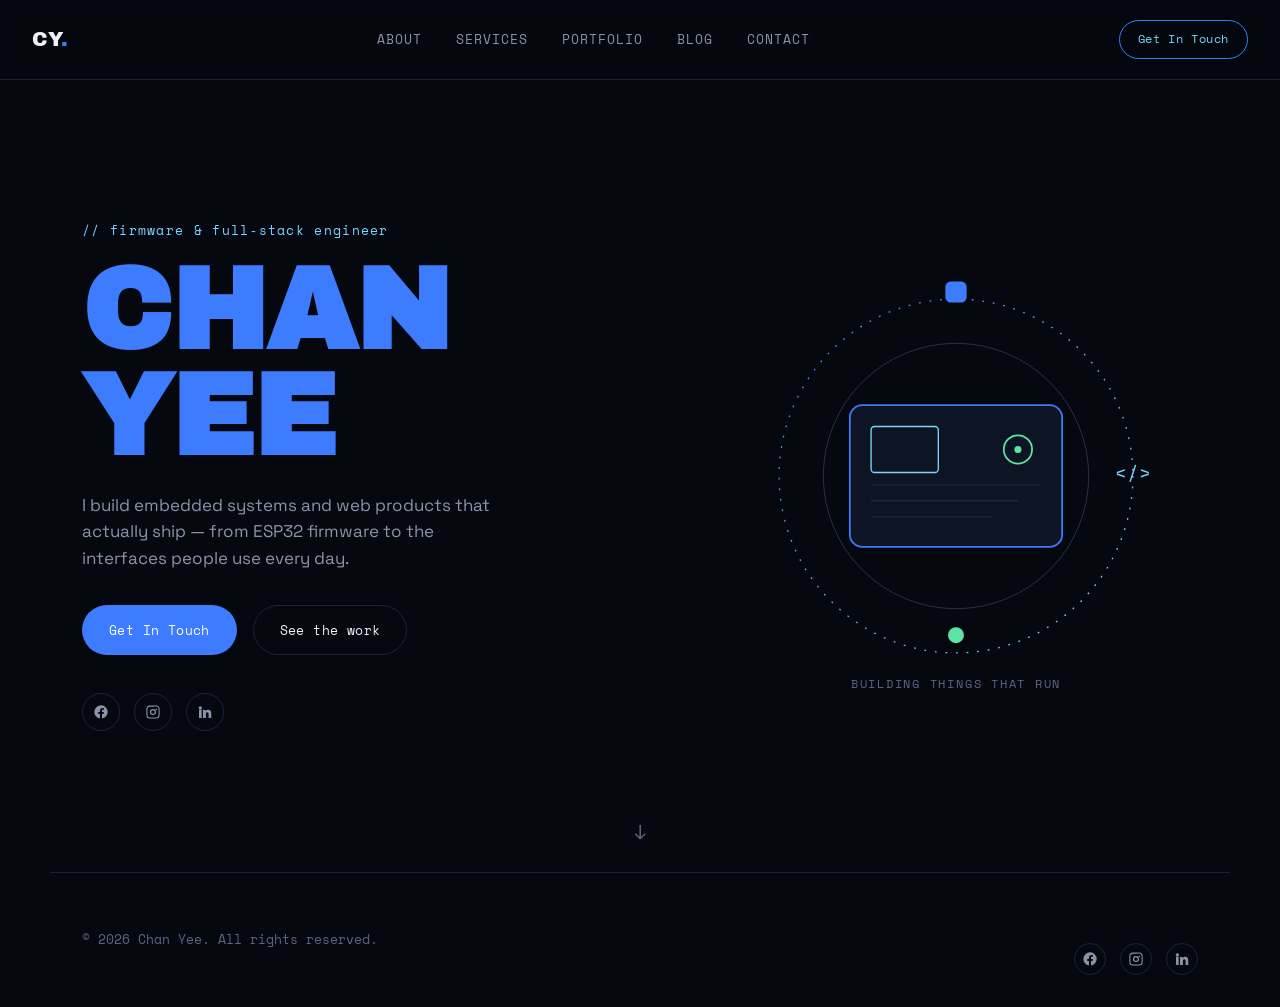
<file: index.html>
<!DOCTYPE html>
<html lang="en">
<head>
<meta charset="UTF-8">
<meta name="viewport" content="width=device-width, initial-scale=1.0">
<title>Chan Yee — Home</title>
<link rel="preconnect" href="https://fonts.googleapis.com">
<link href="https://fonts.googleapis.com/css2?family=Space+Grotesk:wght@400;500;700&family=Archivo+Black&family=Space+Mono:wght@400;700&display=swap" rel="stylesheet">
<link rel="stylesheet" href="style.css">
</head>
<body>

<header class="nav" id="nav">
  <a href="index.html" class="nav-logo">CY<span>.</span></a>
  <nav class="nav-links" id="navLinks">
    <a href="about.html" data-nav="about">About</a>
    <a href="services.html" data-nav="services">Services</a>
    <a href="portfolio.html" data-nav="portfolio">Portfolio</a>
    <a href="blog.html" data-nav="blog">Blog</a>
    <a href="contact.html" data-nav="contact">Contact</a>
  </nav>
  <a href="contact.html" class="nav-cta">Get In Touch</a>
  <button class="nav-toggle" id="navToggle" aria-label="Toggle menu" aria-expanded="false">
    <span></span><span></span><span></span>
  </button>
</header>

<main>
<section class="section hero">
  <div class="hero-inner">
    <div class="hero-copy">
      <p class="eyebrow">// firmware &amp; full‑stack engineer</p>
      <h1 class="display">CHAN<br>YEE</h1>
      <p class="hero-sub">I build embedded systems and web products that actually ship — from ESP32 firmware to the interfaces people use every day.</p>
      <div class="hero-actions">
        <a href="contact.html" class="btn btn-primary">Get In Touch</a>
        <a href="portfolio.html" class="btn btn-ghost">See the work</a>
      </div>
      <ul class="social-row" aria-label="Social links">
        <li><a href="#" aria-label="Facebook" class="social-icon">
          <svg viewBox="0 0 24 24"><path d="M22 12a10 10 0 1 0-11.6 9.9v-7H7.9V12h2.5V9.8c0-2.5 1.5-3.9 3.8-3.9 1.1 0 2.2.2 2.2.2v2.4h-1.3c-1.2 0-1.6.8-1.6 1.6V12h2.8l-.4 2.9h-2.4v7A10 10 0 0 0 22 12z"/></svg>
        </a></li>
        <li><a href="#" aria-label="Instagram" class="social-icon">
          <svg viewBox="0 0 24 24"><path d="M12 2.2c3.2 0 3.6 0 4.9.07 3.3.15 4.8 1.7 5 5C21.98 8.5 22 8.9 22 12s0 3.5-.07 4.8c-.15 3.3-1.7 4.8-5 5-1.3.06-1.7.07-4.9.07s-3.6 0-4.9-.07c-3.3-.15-4.8-1.7-5-5C2.02 15.5 2 15.1 2 12s0-3.5.07-4.8c.15-3.3 1.7-4.85 5-5C8.4 2.2 8.8 2.2 12 2.2zm0 1.8c-3.13 0-3.5 0-4.75.07-2.4.1-3.5 1.22-3.6 3.6C3.6 8.7 3.6 9.05 3.6 12s0 3.3.06 4.55c.1 2.4 1.2 3.5 3.6 3.6 1.25.06 1.6.07 4.75.07s3.5 0 4.75-.07c2.4-.1 3.5-1.22 3.6-3.6.06-1.25.07-1.6.07-4.55s0-3.3-.07-4.55c-.1-2.4-1.2-3.5-3.6-3.6C15.5 4 15.13 4 12 4zm0 3.4a4.6 4.6 0 1 1 0 9.2 4.6 4.6 0 0 1 0-9.2zm0 1.8a2.8 2.8 0 1 0 0 5.6 2.8 2.8 0 0 0 0-5.6zm4.9-2a1.08 1.08 0 1 1 0 2.15 1.08 1.08 0 0 1 0-2.15z"/></svg>
        </a></li>
        <li><a href="#" aria-label="LinkedIn" class="social-icon">
          <svg viewBox="0 0 24 24"><path d="M4.98 3.5a2.5 2.5 0 1 1 0 5 2.5 2.5 0 0 1 0-5zM3 9h4v12H3zM9 9h3.8v1.7h.05c.53-1 1.83-2.05 3.77-2.05 4 0 4.75 2.63 4.75 6.05V21h-4v-5.6c0-1.34-.02-3.06-1.87-3.06-1.87 0-2.15 1.46-2.15 2.96V21H9z"/></svg>
        </a></li>
      </ul>
    </div>
    <div class="hero-art" aria-hidden="true">
      <svg class="signature-svg" viewBox="0 0 520 520">
        <defs>
          <linearGradient id="ringGrad" x1="0" y1="0" x2="1" y2="1">
            <stop offset="0" stop-color="#3d7bff"/>
            <stop offset="1" stop-color="#7fd4ff"/>
          </linearGradient>
        </defs>
        <circle cx="260" cy="260" r="200" fill="none" stroke="url(#ringGrad)" stroke-width="1.5" stroke-dasharray="2 10" class="ring ring-1"/>
        <circle cx="260" cy="260" r="150" fill="none" stroke="#2a3550" stroke-width="1" class="ring ring-2"/>
        <g class="orbit orbit-a">
          <rect x="248" y="40" width="24" height="24" rx="6" fill="#3d7bff"/>
        </g>
        <g class="orbit orbit-b">
          <text x="440" y="264" font-family="Space Mono, monospace" font-size="22" fill="#7fd4ff">&lt;/&gt;</text>
        </g>
        <g class="orbit orbit-c">
          <circle cx="260" cy="440" r="9" fill="#5ce6a3"/>
        </g>
        <rect x="140" y="180" width="240" height="160" rx="14" fill="#0d1424" stroke="#3d7bff" stroke-width="2"/>
        <rect x="164" y="204" width="76" height="52" rx="4" fill="none" stroke="#7fd4ff" stroke-width="1.5"/>
        <line x1="164" y1="270" x2="356" y2="270" stroke="#1c2740" stroke-width="1.5"/>
        <line x1="164" y1="288" x2="330" y2="288" stroke="#1c2740" stroke-width="1.5"/>
        <line x1="164" y1="306" x2="300" y2="306" stroke="#1c2740" stroke-width="1.5"/>
        <circle cx="330" cy="230" r="16" fill="none" stroke="#5ce6a3" stroke-width="2" class="pulse-dot"/>
        <circle cx="330" cy="230" r="4" fill="#5ce6a3"/>
        <text x="260" y="500" text-anchor="middle" font-family="Space Mono, monospace" font-size="13" fill="#5b6685" letter-spacing="2">BUILDING&#160;THINGS&#160;THAT&#160;RUN</text>
      </svg>
    </div>
  </div>
  <a href="about.html" class="scroll-cue" aria-label="Go to About">↓</a>
</section>
</main>

<footer class="footer">
  <p>© <span id="year"></span> Chan Yee. All rights reserved.</p>
  <ul class="social-row">
    <li><a href="#" aria-label="Facebook" class="social-icon sm">
      <svg viewBox="0 0 24 24"><path d="M22 12a10 10 0 1 0-11.6 9.9v-7H7.9V12h2.5V9.8c0-2.5 1.5-3.9 3.8-3.9 1.1 0 2.2.2 2.2.2v2.4h-1.3c-1.2 0-1.6.8-1.6 1.6V12h2.8l-.4 2.9h-2.4v7A10 10 0 0 0 22 12z"/></svg>
    </a></li>
    <li><a href="#" aria-label="Instagram" class="social-icon sm">
      <svg viewBox="0 0 24 24"><path d="M12 2.2c3.2 0 3.6 0 4.9.07 3.3.15 4.8 1.7 5 5C21.98 8.5 22 8.9 22 12s0 3.5-.07 4.8c-.15 3.3-1.7 4.8-5 5-1.3.06-1.7.07-4.9.07s-3.6 0-4.9-.07c-3.3-.15-4.8-1.7-5-5C2.02 15.5 2 15.1 2 12s0-3.5.07-4.8c.15-3.3 1.7-4.85 5-5C8.4 2.2 8.8 2.2 12 2.2zm0 1.8c-3.13 0-3.5 0-4.75.07-2.4.1-3.5 1.22-3.6 3.6C3.6 8.7 3.6 9.05 3.6 12s0 3.3.06 4.55c.1 2.4 1.2 3.5 3.6 3.6 1.25.06 1.6.07 4.75.07s3.5 0 4.75-.07c2.4-.1 3.5-1.22 3.6-3.6.06-1.25.07-1.6.07-4.55s0-3.3-.07-4.55c-.1-2.4-1.2-3.5-3.6-3.6C15.5 4 15.13 4 12 4zm0 3.4a4.6 4.6 0 1 1 0 9.2 4.6 4.6 0 0 1 0-9.2zm0 1.8a2.8 2.8 0 1 0 0 5.6 2.8 2.8 0 0 0 0-5.6zm4.9-2a1.08 1.08 0 1 1 0 2.15 1.08 1.08 0 0 1 0-2.15z"/></svg>
    </a></li>
    <li><a href="#" aria-label="LinkedIn" class="social-icon sm">
      <svg viewBox="0 0 24 24"><path d="M4.98 3.5a2.5 2.5 0 1 1 0 5 2.5 2.5 0 0 1 0-5zM3 9h4v12H3zM9 9h3.8v1.7h.05c.53-1 1.83-2.05 3.77-2.05 4 0 4.75 2.63 4.75 6.05V21h-4v-5.6c0-1.34-.02-3.06-1.87-3.06-1.87 0-2.15 1.46-2.15 2.96V21H9z"/></svg>
    </a></li>
  </ul>
</footer>

<script src="script.js"></script>
</body>
</html>
</file>
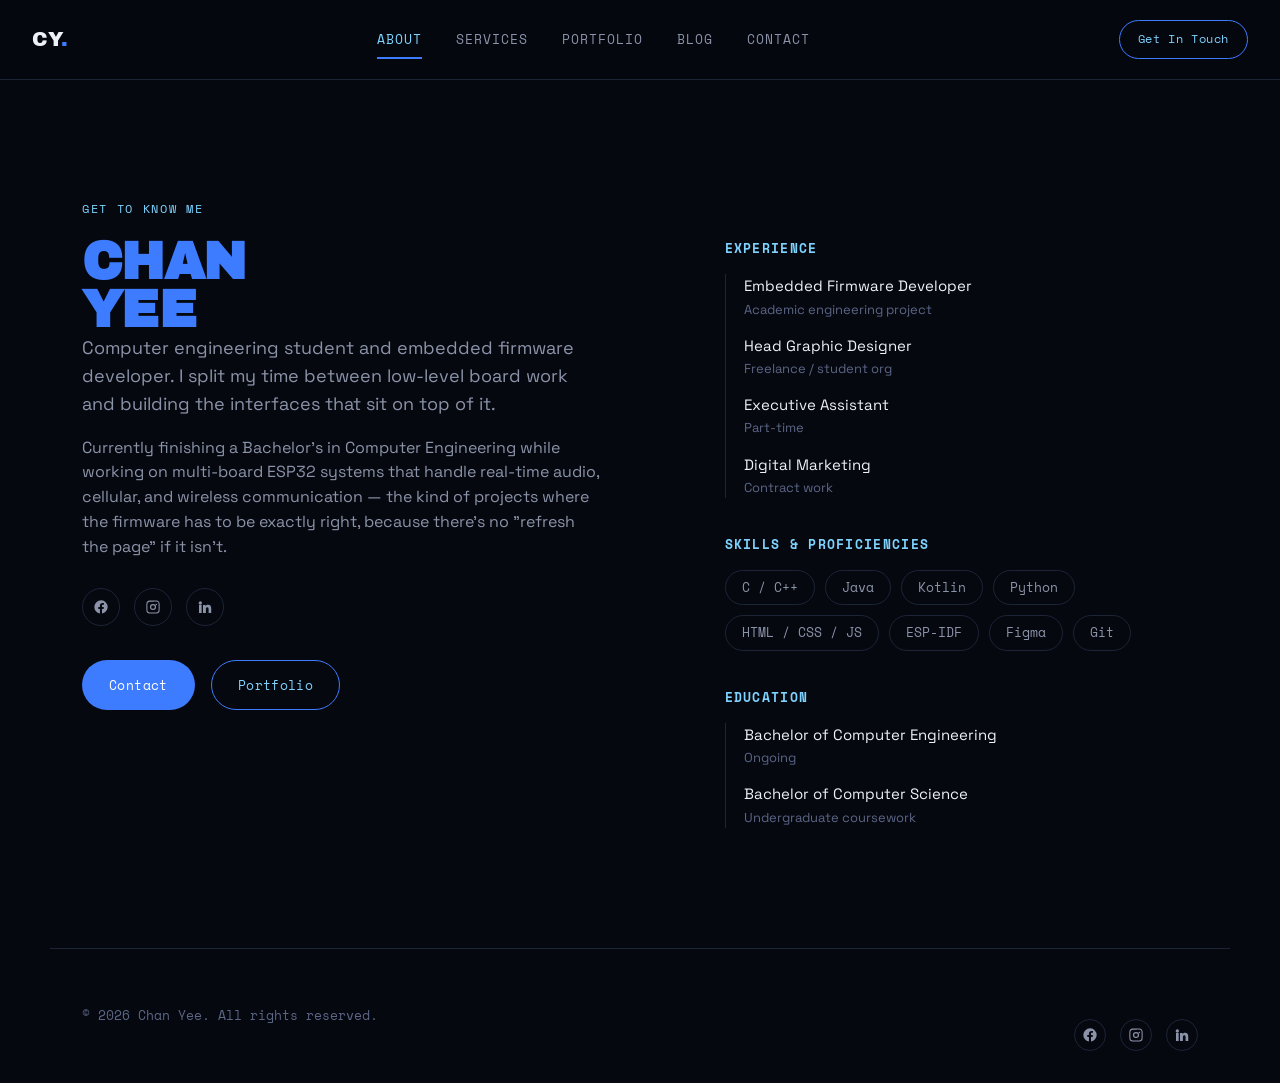
<file: about.html>
<!DOCTYPE html>
<html lang="en">
<head>
<meta charset="UTF-8">
<meta name="viewport" content="width=device-width, initial-scale=1.0">
<title>Chan Yee — About</title>
<link rel="preconnect" href="https://fonts.googleapis.com">
<link href="https://fonts.googleapis.com/css2?family=Space+Grotesk:wght@400;500;700&family=Archivo+Black&family=Space+Mono:wght@400;700&display=swap" rel="stylesheet">
<link rel="stylesheet" href="style.css">
</head>
<body>

<header class="nav" id="nav">
  <a href="index.html" class="nav-logo">CY<span>.</span></a>
  <nav class="nav-links" id="navLinks">
    <a href="about.html" data-nav="about">About</a>
    <a href="services.html" data-nav="services">Services</a>
    <a href="portfolio.html" data-nav="portfolio">Portfolio</a>
    <a href="blog.html" data-nav="blog">Blog</a>
    <a href="contact.html" data-nav="contact">Contact</a>
  </nav>
  <a href="contact.html" class="nav-cta">Get In Touch</a>
  <button class="nav-toggle" id="navToggle" aria-label="Toggle menu" aria-expanded="false">
    <span></span><span></span><span></span>
  </button>
</header>

<main>
<section class="section about">
  <p class="section-eyebrow">Get to know me</p>
  <div class="about-grid">
    <div class="about-main">
      <h2 class="display display-sm">CHAN<br>YEE</h2>
      <p class="lede">Computer engineering student and embedded firmware developer. I split my time between low-level board work and building the interfaces that sit on top of it.</p>
      <p class="body-text">Currently finishing a Bachelor's in Computer Engineering while working on multi-board ESP32 systems that handle real-time audio, cellular, and wireless communication — the kind of projects where the firmware has to be exactly right, because there's no "refresh the page" if it isn't.</p>
      <ul class="social-row" aria-label="Social links" style="margin-top:28px;">
        <li><a href="#" aria-label="Facebook" class="social-icon">
          <svg viewBox="0 0 24 24"><path d="M22 12a10 10 0 1 0-11.6 9.9v-7H7.9V12h2.5V9.8c0-2.5 1.5-3.9 3.8-3.9 1.1 0 2.2.2 2.2.2v2.4h-1.3c-1.2 0-1.6.8-1.6 1.6V12h2.8l-.4 2.9h-2.4v7A10 10 0 0 0 22 12z"/></svg>
        </a></li>
        <li><a href="#" aria-label="Instagram" class="social-icon">
          <svg viewBox="0 0 24 24"><path d="M12 2.2c3.2 0 3.6 0 4.9.07 3.3.15 4.8 1.7 5 5C21.98 8.5 22 8.9 22 12s0 3.5-.07 4.8c-.15 3.3-1.7 4.8-5 5-1.3.06-1.7.07-4.9.07s-3.6 0-4.9-.07c-3.3-.15-4.8-1.7-5-5C2.02 15.5 2 15.1 2 12s0-3.5.07-4.8c.15-3.3 1.7-4.85 5-5C8.4 2.2 8.8 2.2 12 2.2zm0 1.8c-3.13 0-3.5 0-4.75.07-2.4.1-3.5 1.22-3.6 3.6C3.6 8.7 3.6 9.05 3.6 12s0 3.3.06 4.55c.1 2.4 1.2 3.5 3.6 3.6 1.25.06 1.6.07 4.75.07s3.5 0 4.75-.07c2.4-.1 3.5-1.22 3.6-3.6.06-1.25.07-1.6.07-4.55s0-3.3-.07-4.55c-.1-2.4-1.2-3.5-3.6-3.6C15.5 4 15.13 4 12 4zm0 3.4a4.6 4.6 0 1 1 0 9.2 4.6 4.6 0 0 1 0-9.2zm0 1.8a2.8 2.8 0 1 0 0 5.6 2.8 2.8 0 0 0 0-5.6zm4.9-2a1.08 1.08 0 1 1 0 2.15 1.08 1.08 0 0 1 0-2.15z"/></svg>
        </a></li>
        <li><a href="#" aria-label="LinkedIn" class="social-icon">
          <svg viewBox="0 0 24 24"><path d="M4.98 3.5a2.5 2.5 0 1 1 0 5 2.5 2.5 0 0 1 0-5zM3 9h4v12H3zM9 9h3.8v1.7h.05c.53-1 1.83-2.05 3.77-2.05 4 0 4.75 2.63 4.75 6.05V21h-4v-5.6c0-1.34-.02-3.06-1.87-3.06-1.87 0-2.15 1.46-2.15 2.96V21H9z"/></svg>
        </a></li>
      </ul>
      <div class="about-actions">
        <a href="contact.html" class="btn btn-primary">Contact</a>
        <a href="portfolio.html" class="btn btn-outline">Portfolio</a>
      </div>
    </div>
    <div class="about-side">
      <div class="side-block">
        <h3>Experience</h3>
        <ul class="rail-list">
          <li>Embedded Firmware Developer <span>Academic engineering project</span></li>
          <li>Head Graphic Designer <span>Freelance / student org</span></li>
          <li>Executive Assistant <span>Part-time</span></li>
          <li>Digital Marketing <span>Contract work</span></li>
        </ul>
      </div>
      <div class="side-block">
        <h3>Skills &amp; Proficiencies</h3>
        <ul class="chip-list">
          <li>C / C++</li><li>Java</li><li>Kotlin</li><li>Python</li>
          <li>HTML / CSS / JS</li><li>ESP-IDF</li><li>Figma</li><li>Git</li>
        </ul>
      </div>
      <div class="side-block">
        <h3>Education</h3>
        <ul class="rail-list">
          <li>Bachelor of Computer Engineering <span>Ongoing</span></li>
          <li>Bachelor of Computer Science <span>Undergraduate coursework</span></li>
        </ul>
      </div>
    </div>
  </div>
</section>
</main>

<footer class="footer">
  <p>© <span id="year"></span> Chan Yee. All rights reserved.</p>
  <ul class="social-row">
    <li><a href="#" aria-label="Facebook" class="social-icon sm">
      <svg viewBox="0 0 24 24"><path d="M22 12a10 10 0 1 0-11.6 9.9v-7H7.9V12h2.5V9.8c0-2.5 1.5-3.9 3.8-3.9 1.1 0 2.2.2 2.2.2v2.4h-1.3c-1.2 0-1.6.8-1.6 1.6V12h2.8l-.4 2.9h-2.4v7A10 10 0 0 0 22 12z"/></svg>
    </a></li>
    <li><a href="#" aria-label="Instagram" class="social-icon sm">
      <svg viewBox="0 0 24 24"><path d="M12 2.2c3.2 0 3.6 0 4.9.07 3.3.15 4.8 1.7 5 5C21.98 8.5 22 8.9 22 12s0 3.5-.07 4.8c-.15 3.3-1.7 4.8-5 5-1.3.06-1.7.07-4.9.07s-3.6 0-4.9-.07c-3.3-.15-4.8-1.7-5-5C2.02 15.5 2 15.1 2 12s0-3.5.07-4.8c.15-3.3 1.7-4.85 5-5C8.4 2.2 8.8 2.2 12 2.2zm0 1.8c-3.13 0-3.5 0-4.75.07-2.4.1-3.5 1.22-3.6 3.6C3.6 8.7 3.6 9.05 3.6 12s0 3.3.06 4.55c.1 2.4 1.2 3.5 3.6 3.6 1.25.06 1.6.07 4.75.07s3.5 0 4.75-.07c2.4-.1 3.5-1.22 3.6-3.6.06-1.25.07-1.6.07-4.55s0-3.3-.07-4.55c-.1-2.4-1.2-3.5-3.6-3.6C15.5 4 15.13 4 12 4zm0 3.4a4.6 4.6 0 1 1 0 9.2 4.6 4.6 0 0 1 0-9.2zm0 1.8a2.8 2.8 0 1 0 0 5.6 2.8 2.8 0 0 0 0-5.6zm4.9-2a1.08 1.08 0 1 1 0 2.15 1.08 1.08 0 0 1 0-2.15z"/></svg>
    </a></li>
    <li><a href="#" aria-label="LinkedIn" class="social-icon sm">
      <svg viewBox="0 0 24 24"><path d="M4.98 3.5a2.5 2.5 0 1 1 0 5 2.5 2.5 0 0 1 0-5zM3 9h4v12H3zM9 9h3.8v1.7h.05c.53-1 1.83-2.05 3.77-2.05 4 0 4.75 2.63 4.75 6.05V21h-4v-5.6c0-1.34-.02-3.06-1.87-3.06-1.87 0-2.15 1.46-2.15 2.96V21H9z"/></svg>
    </a></li>
  </ul>
</footer>

<script src="script.js"></script>
</body>
</html>
</file>
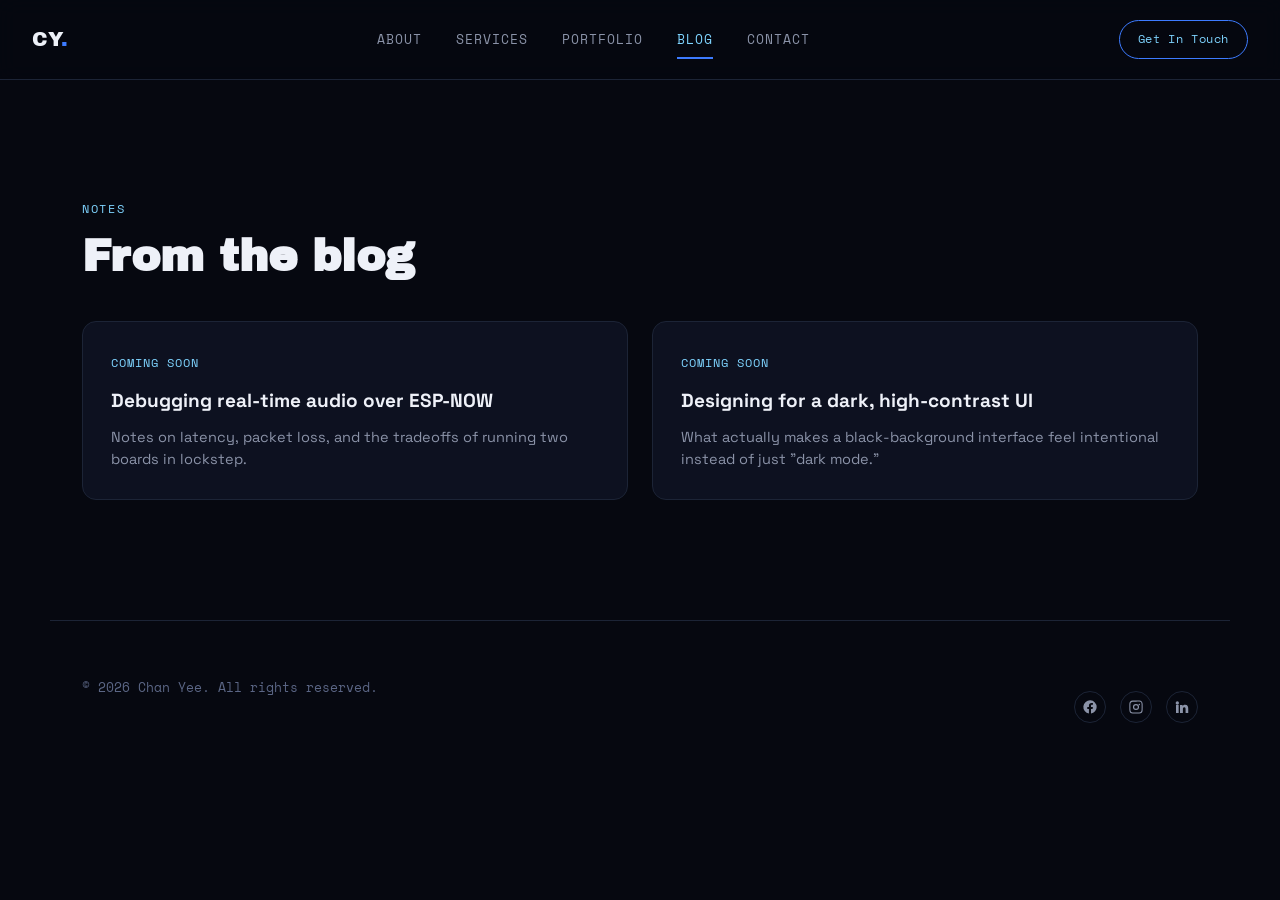
<file: blog.html>
<!DOCTYPE html>
<html lang="en">
<head>
<meta charset="UTF-8">
<meta name="viewport" content="width=device-width, initial-scale=1.0">
<title>Chan Yee — Blog</title>
<link rel="preconnect" href="https://fonts.googleapis.com">
<link href="https://fonts.googleapis.com/css2?family=Space+Grotesk:wght@400;500;700&family=Archivo+Black&family=Space+Mono:wght@400;700&display=swap" rel="stylesheet">
<link rel="stylesheet" href="style.css">
</head>
<body>

<header class="nav" id="nav">
  <a href="index.html" class="nav-logo">CY<span>.</span></a>
  <nav class="nav-links" id="navLinks">
    <a href="about.html" data-nav="about">About</a>
    <a href="services.html" data-nav="services">Services</a>
    <a href="portfolio.html" data-nav="portfolio">Portfolio</a>
    <a href="blog.html" data-nav="blog">Blog</a>
    <a href="contact.html" data-nav="contact">Contact</a>
  </nav>
  <a href="contact.html" class="nav-cta">Get In Touch</a>
  <button class="nav-toggle" id="navToggle" aria-label="Toggle menu" aria-expanded="false">
    <span></span><span></span><span></span>
  </button>
</header>

<main>
<section class="section blog">
  <p class="section-eyebrow">Notes</p>
  <h2 class="section-title">From the blog</h2>
  <div class="blog-grid">
    <article class="blog-card">
      <span class="blog-date">Coming soon</span>
      <h3>Debugging real-time audio over ESP-NOW</h3>
      <p>Notes on latency, packet loss, and the tradeoffs of running two boards in lockstep.</p>
    </article>
    <article class="blog-card">
      <span class="blog-date">Coming soon</span>
      <h3>Designing for a dark, high-contrast UI</h3>
      <p>What actually makes a black-background interface feel intentional instead of just "dark mode."</p>
    </article>
  </div>
</section>
</main>

<footer class="footer">
  <p>© <span id="year"></span> Chan Yee. All rights reserved.</p>
  <ul class="social-row">
    <li><a href="#" aria-label="Facebook" class="social-icon sm">
      <svg viewBox="0 0 24 24"><path d="M22 12a10 10 0 1 0-11.6 9.9v-7H7.9V12h2.5V9.8c0-2.5 1.5-3.9 3.8-3.9 1.1 0 2.2.2 2.2.2v2.4h-1.3c-1.2 0-1.6.8-1.6 1.6V12h2.8l-.4 2.9h-2.4v7A10 10 0 0 0 22 12z"/></svg>
    </a></li>
    <li><a href="#" aria-label="Instagram" class="social-icon sm">
      <svg viewBox="0 0 24 24"><path d="M12 2.2c3.2 0 3.6 0 4.9.07 3.3.15 4.8 1.7 5 5C21.98 8.5 22 8.9 22 12s0 3.5-.07 4.8c-.15 3.3-1.7 4.8-5 5-1.3.06-1.7.07-4.9.07s-3.6 0-4.9-.07c-3.3-.15-4.8-1.7-5-5C2.02 15.5 2 15.1 2 12s0-3.5.07-4.8c.15-3.3 1.7-4.85 5-5C8.4 2.2 8.8 2.2 12 2.2zm0 1.8c-3.13 0-3.5 0-4.75.07-2.4.1-3.5 1.22-3.6 3.6C3.6 8.7 3.6 9.05 3.6 12s0 3.3.06 4.55c.1 2.4 1.2 3.5 3.6 3.6 1.25.06 1.6.07 4.75.07s3.5 0 4.75-.07c2.4-.1 3.5-1.22 3.6-3.6.06-1.25.07-1.6.07-4.55s0-3.3-.07-4.55c-.1-2.4-1.2-3.5-3.6-3.6C15.5 4 15.13 4 12 4zm0 3.4a4.6 4.6 0 1 1 0 9.2 4.6 4.6 0 0 1 0-9.2zm0 1.8a2.8 2.8 0 1 0 0 5.6 2.8 2.8 0 0 0 0-5.6zm4.9-2a1.08 1.08 0 1 1 0 2.15 1.08 1.08 0 0 1 0-2.15z"/></svg>
    </a></li>
    <li><a href="#" aria-label="LinkedIn" class="social-icon sm">
      <svg viewBox="0 0 24 24"><path d="M4.98 3.5a2.5 2.5 0 1 1 0 5 2.5 2.5 0 0 1 0-5zM3 9h4v12H3zM9 9h3.8v1.7h.05c.53-1 1.83-2.05 3.77-2.05 4 0 4.75 2.63 4.75 6.05V21h-4v-5.6c0-1.34-.02-3.06-1.87-3.06-1.87 0-2.15 1.46-2.15 2.96V21H9z"/></svg>
    </a></li>
  </ul>
</footer>

<script src="script.js"></script>
</body>
</html>
</file>
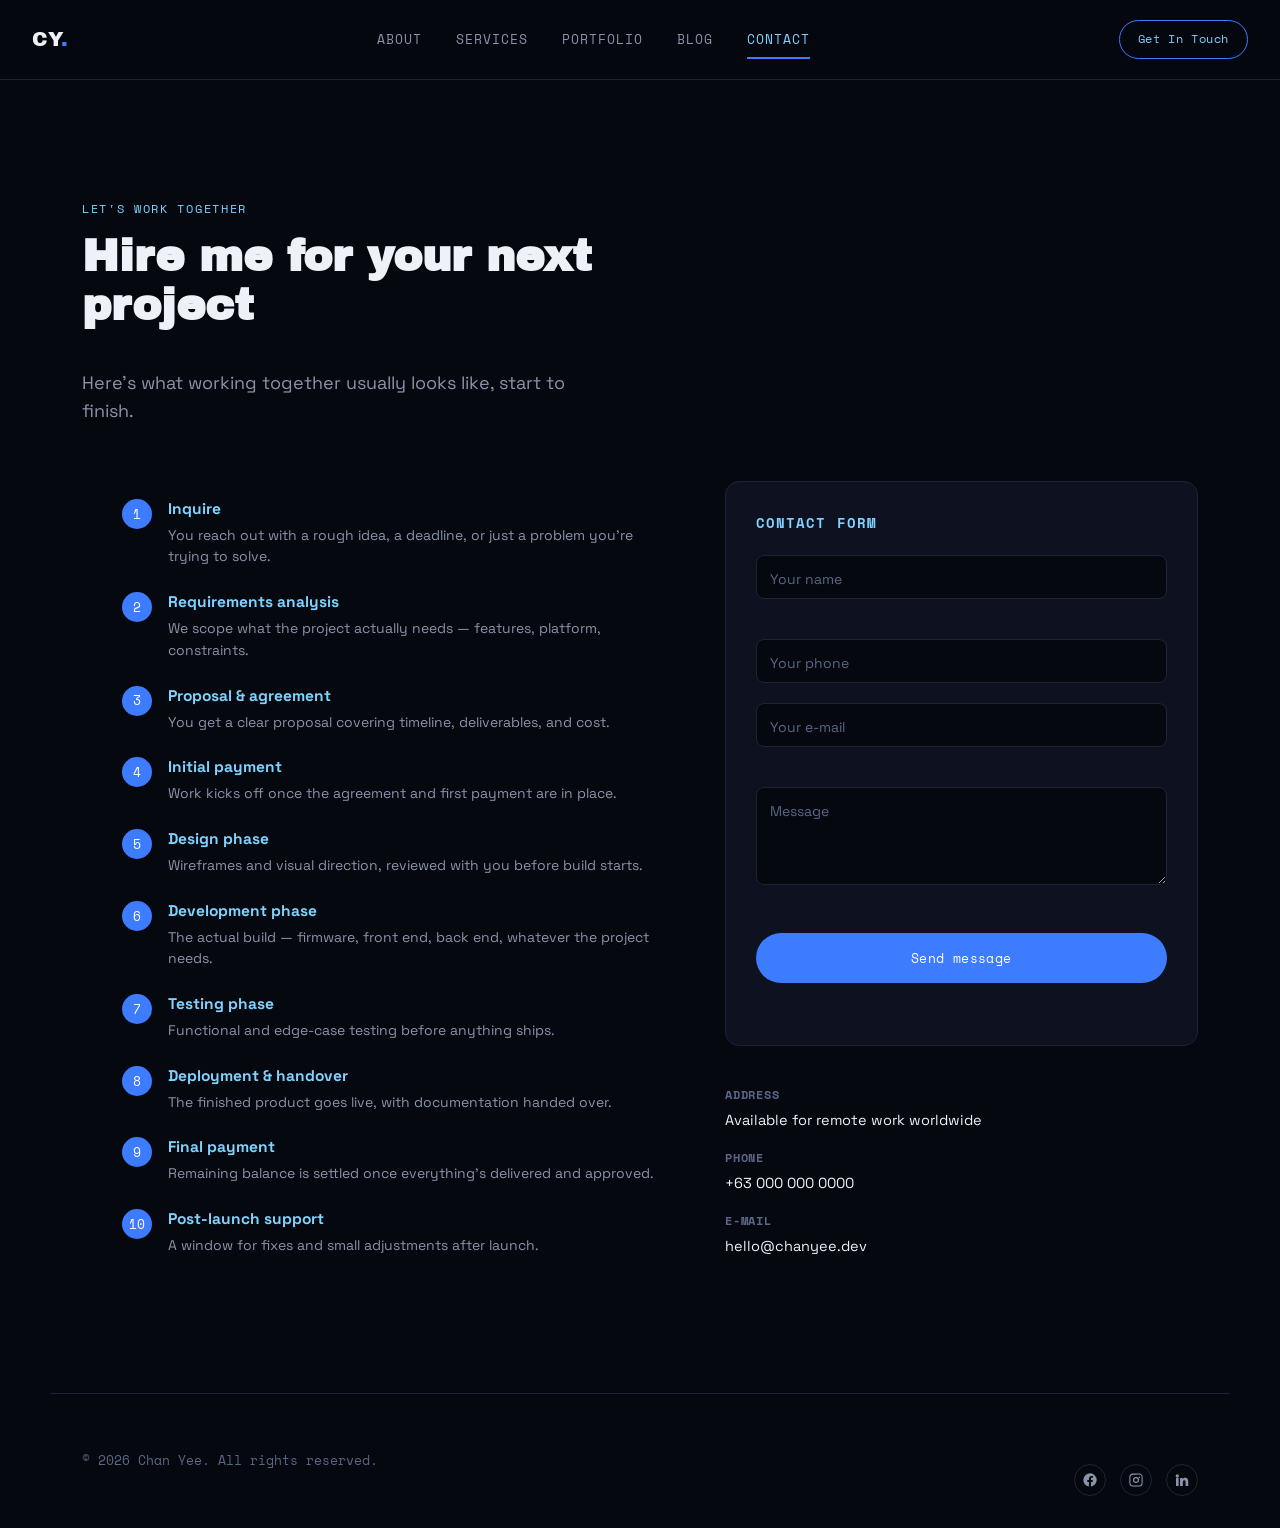
<file: contact.html>
<!DOCTYPE html>
<html lang="en">
<head>
<meta charset="UTF-8">
<meta name="viewport" content="width=device-width, initial-scale=1.0">
<title>Chan Yee — Contact</title>
<link rel="preconnect" href="https://fonts.googleapis.com">
<link href="https://fonts.googleapis.com/css2?family=Space+Grotesk:wght@400;500;700&family=Archivo+Black&family=Space+Mono:wght@400;700&display=swap" rel="stylesheet">
<link rel="stylesheet" href="style.css">
</head>
<body>

<header class="nav" id="nav">
  <a href="index.html" class="nav-logo">CY<span>.</span></a>
  <nav class="nav-links" id="navLinks">
    <a href="about.html" data-nav="about">About</a>
    <a href="services.html" data-nav="services">Services</a>
    <a href="portfolio.html" data-nav="portfolio">Portfolio</a>
    <a href="blog.html" data-nav="blog">Blog</a>
    <a href="contact.html" data-nav="contact">Contact</a>
  </nav>
  <a href="contact.html" class="nav-cta">Get In Touch</a>
  <button class="nav-toggle" id="navToggle" aria-label="Toggle menu" aria-expanded="false">
    <span></span><span></span><span></span>
  </button>
</header>

<main>
<section class="section contact">
  <p class="section-eyebrow">Let's work together</p>
  <h2 class="section-title">Hire me for your next project</h2>
  <p class="lede contact-lede">Here's what working together usually looks like, start to finish.</p>

  <div class="contact-grid">
    <ol class="process-list">
      <li><span class="step-num">1</span><div><h4>Inquire</h4><p>You reach out with a rough idea, a deadline, or just a problem you're trying to solve.</p></div></li>
      <li><span class="step-num">2</span><div><h4>Requirements analysis</h4><p>We scope what the project actually needs — features, platform, constraints.</p></div></li>
      <li><span class="step-num">3</span><div><h4>Proposal &amp; agreement</h4><p>You get a clear proposal covering timeline, deliverables, and cost.</p></div></li>
      <li><span class="step-num">4</span><div><h4>Initial payment</h4><p>Work kicks off once the agreement and first payment are in place.</p></div></li>
      <li><span class="step-num">5</span><div><h4>Design phase</h4><p>Wireframes and visual direction, reviewed with you before build starts.</p></div></li>
      <li><span class="step-num">6</span><div><h4>Development phase</h4><p>The actual build — firmware, front end, back end, whatever the project needs.</p></div></li>
      <li><span class="step-num">7</span><div><h4>Testing phase</h4><p>Functional and edge-case testing before anything ships.</p></div></li>
      <li><span class="step-num">8</span><div><h4>Deployment &amp; handover</h4><p>The finished product goes live, with documentation handed over.</p></div></li>
      <li><span class="step-num">9</span><div><h4>Final payment</h4><p>Remaining balance is settled once everything's delivered and approved.</p></div></li>
      <li><span class="step-num">10</span><div><h4>Post-launch support</h4><p>A window for fixes and small adjustments after launch.</p></div></li>
    </ol>

    <div class="contact-side">
      <form class="contact-form" id="contactForm" novalidate>
        <h3>Contact form</h3>
        <div class="field">
          <input type="text" id="cf-name" name="name" placeholder=" " required>
          <label for="cf-name">Your name</label>
          <span class="field-error" data-error-for="cf-name"></span>
        </div>
        <div class="field">
          <input type="tel" id="cf-phone" name="phone" placeholder=" ">
          <label for="cf-phone">Your phone</label>
        </div>
        <div class="field">
          <input type="email" id="cf-email" name="email" placeholder=" " required>
          <label for="cf-email">Your e-mail</label>
          <span class="field-error" data-error-for="cf-email"></span>
        </div>
        <div class="field">
          <textarea id="cf-message" name="message" rows="4" placeholder=" " required></textarea>
          <label for="cf-message">Message</label>
          <span class="field-error" data-error-for="cf-message"></span>
        </div>
        <button type="submit" class="btn btn-primary btn-block">Send message</button>
        <p class="form-status" id="formStatus" role="status" aria-live="polite"></p>
      </form>

      <div class="contact-info">
        <div><h4>Address</h4><p>Available for remote work worldwide</p></div>
        <div><h4>Phone</h4><p>+63 000 000 0000</p></div>
        <div><h4>E-mail</h4><p>hello@chanyee.dev</p></div>
      </div>
    </div>
  </div>
</section>
</main>

<footer class="footer">
  <p>© <span id="year"></span> Chan Yee. All rights reserved.</p>
  <ul class="social-row">
    <li><a href="#" aria-label="Facebook" class="social-icon sm">
      <svg viewBox="0 0 24 24"><path d="M22 12a10 10 0 1 0-11.6 9.9v-7H7.9V12h2.5V9.8c0-2.5 1.5-3.9 3.8-3.9 1.1 0 2.2.2 2.2.2v2.4h-1.3c-1.2 0-1.6.8-1.6 1.6V12h2.8l-.4 2.9h-2.4v7A10 10 0 0 0 22 12z"/></svg>
    </a></li>
    <li><a href="#" aria-label="Instagram" class="social-icon sm">
      <svg viewBox="0 0 24 24"><path d="M12 2.2c3.2 0 3.6 0 4.9.07 3.3.15 4.8 1.7 5 5C21.98 8.5 22 8.9 22 12s0 3.5-.07 4.8c-.15 3.3-1.7 4.8-5 5-1.3.06-1.7.07-4.9.07s-3.6 0-4.9-.07c-3.3-.15-4.8-1.7-5-5C2.02 15.5 2 15.1 2 12s0-3.5.07-4.8c.15-3.3 1.7-4.85 5-5C8.4 2.2 8.8 2.2 12 2.2zm0 1.8c-3.13 0-3.5 0-4.75.07-2.4.1-3.5 1.22-3.6 3.6C3.6 8.7 3.6 9.05 3.6 12s0 3.3.06 4.55c.1 2.4 1.2 3.5 3.6 3.6 1.25.06 1.6.07 4.75.07s3.5 0 4.75-.07c2.4-.1 3.5-1.22 3.6-3.6.06-1.25.07-1.6.07-4.55s0-3.3-.07-4.55c-.1-2.4-1.2-3.5-3.6-3.6C15.5 4 15.13 4 12 4zm0 3.4a4.6 4.6 0 1 1 0 9.2 4.6 4.6 0 0 1 0-9.2zm0 1.8a2.8 2.8 0 1 0 0 5.6 2.8 2.8 0 0 0 0-5.6zm4.9-2a1.08 1.08 0 1 1 0 2.15 1.08 1.08 0 0 1 0-2.15z"/></svg>
    </a></li>
    <li><a href="#" aria-label="LinkedIn" class="social-icon sm">
      <svg viewBox="0 0 24 24"><path d="M4.98 3.5a2.5 2.5 0 1 1 0 5 2.5 2.5 0 0 1 0-5zM3 9h4v12H3zM9 9h3.8v1.7h.05c.53-1 1.83-2.05 3.77-2.05 4 0 4.75 2.63 4.75 6.05V21h-4v-5.6c0-1.34-.02-3.06-1.87-3.06-1.87 0-2.15 1.46-2.15 2.96V21H9z"/></svg>
    </a></li>
  </ul>
</footer>

<script src="script.js"></script>
</body>
</html>
</file>
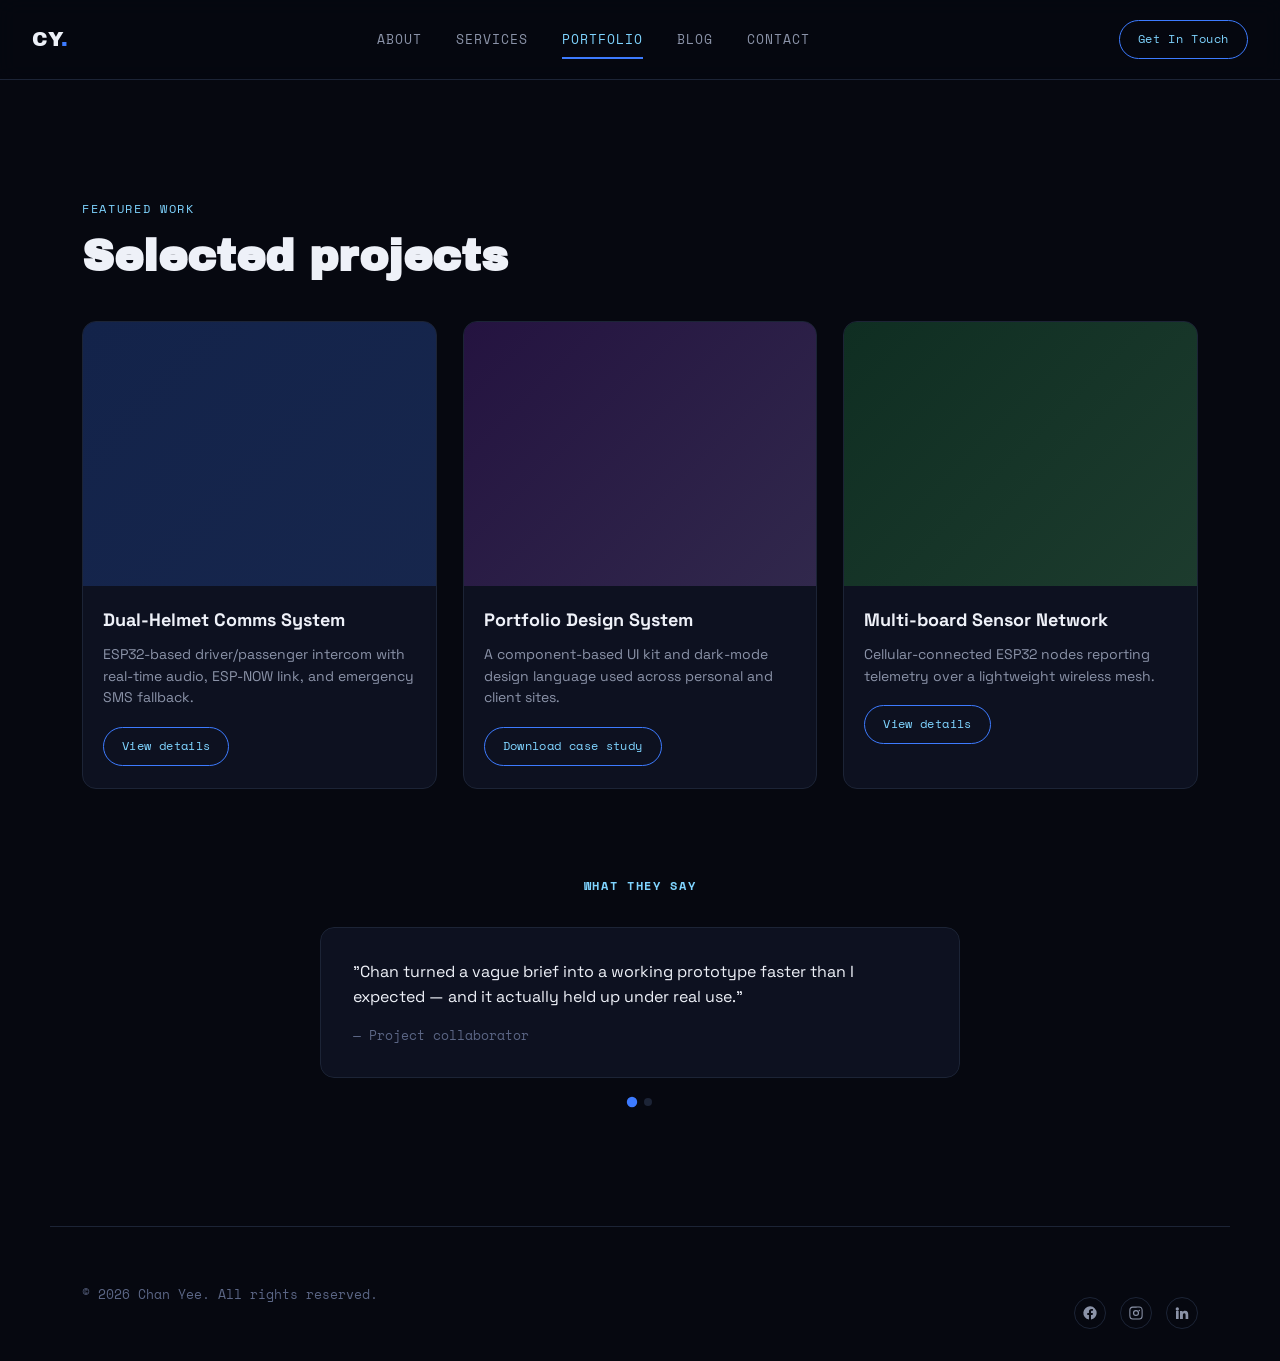
<file: portfolio.html>
<!DOCTYPE html>
<html lang="en">
<head>
<meta charset="UTF-8">
<meta name="viewport" content="width=device-width, initial-scale=1.0">
<title>Chan Yee — Portfolio</title>
<link rel="preconnect" href="https://fonts.googleapis.com">
<link href="https://fonts.googleapis.com/css2?family=Space+Grotesk:wght@400;500;700&family=Archivo+Black&family=Space+Mono:wght@400;700&display=swap" rel="stylesheet">
<link rel="stylesheet" href="style.css">
</head>
<body>

<header class="nav" id="nav">
  <a href="index.html" class="nav-logo">CY<span>.</span></a>
  <nav class="nav-links" id="navLinks">
    <a href="about.html" data-nav="about">About</a>
    <a href="services.html" data-nav="services">Services</a>
    <a href="portfolio.html" data-nav="portfolio">Portfolio</a>
    <a href="blog.html" data-nav="blog">Blog</a>
    <a href="contact.html" data-nav="contact">Contact</a>
  </nav>
  <a href="contact.html" class="nav-cta">Get In Touch</a>
  <button class="nav-toggle" id="navToggle" aria-label="Toggle menu" aria-expanded="false">
    <span></span><span></span><span></span>
  </button>
</header>

<main>
<section class="section portfolio">
  <p class="section-eyebrow">Featured work</p>
  <h2 class="section-title">Selected projects</h2>
  <div class="portfolio-grid">
    <article class="project-card">
      <div class="project-thumb thumb-1" aria-hidden="true"></div>
      <h3>Dual-Helmet Comms System</h3>
      <p>ESP32-based driver/passenger intercom with real-time audio, ESP-NOW link, and emergency SMS fallback.</p>
      <a href="contact.html" class="btn btn-sm btn-outline">View details</a>
    </article>
    <article class="project-card">
      <div class="project-thumb thumb-2" aria-hidden="true"></div>
      <h3>Portfolio Design System</h3>
      <p>A component-based UI kit and dark-mode design language used across personal and client sites.</p>
      <a href="#" class="btn btn-sm btn-outline" download>Download case study</a>
    </article>
    <article class="project-card">
      <div class="project-thumb thumb-3" aria-hidden="true"></div>
      <h3>Multi-board Sensor Network</h3>
      <p>Cellular-connected ESP32 nodes reporting telemetry over a lightweight wireless mesh.</p>
      <a href="contact.html" class="btn btn-sm btn-outline">View details</a>
    </article>
  </div>

  <div class="testimonials">
    <h3 class="section-eyebrow center">What they say</h3>
    <div class="carousel" id="testimonialCarousel">
      <div class="carousel-track" id="testimonialTrack">
        <blockquote class="testimonial-card">
          <p>"Chan turned a vague brief into a working prototype faster than I expected — and it actually held up under real use."</p>
          <cite>— Project collaborator</cite>
        </blockquote>
        <blockquote class="testimonial-card">
          <p>"Solid communicator, clean handoffs, and the firmware side of things just worked when we tested it."</p>
          <cite>— Team lead, academic project</cite>
        </blockquote>
      </div>
      <div class="carousel-dots" id="testimonialDots"></div>
    </div>
  </div>
</section>
</main>

<footer class="footer">
  <p>© <span id="year"></span> Chan Yee. All rights reserved.</p>
  <ul class="social-row">
    <li><a href="#" aria-label="Facebook" class="social-icon sm">
      <svg viewBox="0 0 24 24"><path d="M22 12a10 10 0 1 0-11.6 9.9v-7H7.9V12h2.5V9.8c0-2.5 1.5-3.9 3.8-3.9 1.1 0 2.2.2 2.2.2v2.4h-1.3c-1.2 0-1.6.8-1.6 1.6V12h2.8l-.4 2.9h-2.4v7A10 10 0 0 0 22 12z"/></svg>
    </a></li>
    <li><a href="#" aria-label="Instagram" class="social-icon sm">
      <svg viewBox="0 0 24 24"><path d="M12 2.2c3.2 0 3.6 0 4.9.07 3.3.15 4.8 1.7 5 5C21.98 8.5 22 8.9 22 12s0 3.5-.07 4.8c-.15 3.3-1.7 4.8-5 5-1.3.06-1.7.07-4.9.07s-3.6 0-4.9-.07c-3.3-.15-4.8-1.7-5-5C2.02 15.5 2 15.1 2 12s0-3.5.07-4.8c.15-3.3 1.7-4.85 5-5C8.4 2.2 8.8 2.2 12 2.2zm0 1.8c-3.13 0-3.5 0-4.75.07-2.4.1-3.5 1.22-3.6 3.6C3.6 8.7 3.6 9.05 3.6 12s0 3.3.06 4.55c.1 2.4 1.2 3.5 3.6 3.6 1.25.06 1.6.07 4.75.07s3.5 0 4.75-.07c2.4-.1 3.5-1.22 3.6-3.6.06-1.25.07-1.6.07-4.55s0-3.3-.07-4.55c-.1-2.4-1.2-3.5-3.6-3.6C15.5 4 15.13 4 12 4zm0 3.4a4.6 4.6 0 1 1 0 9.2 4.6 4.6 0 0 1 0-9.2zm0 1.8a2.8 2.8 0 1 0 0 5.6 2.8 2.8 0 0 0 0-5.6zm4.9-2a1.08 1.08 0 1 1 0 2.15 1.08 1.08 0 0 1 0-2.15z"/></svg>
    </a></li>
    <li><a href="#" aria-label="LinkedIn" class="social-icon sm">
      <svg viewBox="0 0 24 24"><path d="M4.98 3.5a2.5 2.5 0 1 1 0 5 2.5 2.5 0 0 1 0-5zM3 9h4v12H3zM9 9h3.8v1.7h.05c.53-1 1.83-2.05 3.77-2.05 4 0 4.75 2.63 4.75 6.05V21h-4v-5.6c0-1.34-.02-3.06-1.87-3.06-1.87 0-2.15 1.46-2.15 2.96V21H9z"/></svg>
    </a></li>
  </ul>
</footer>

<script src="script.js"></script>
</body>
</html>
</file>
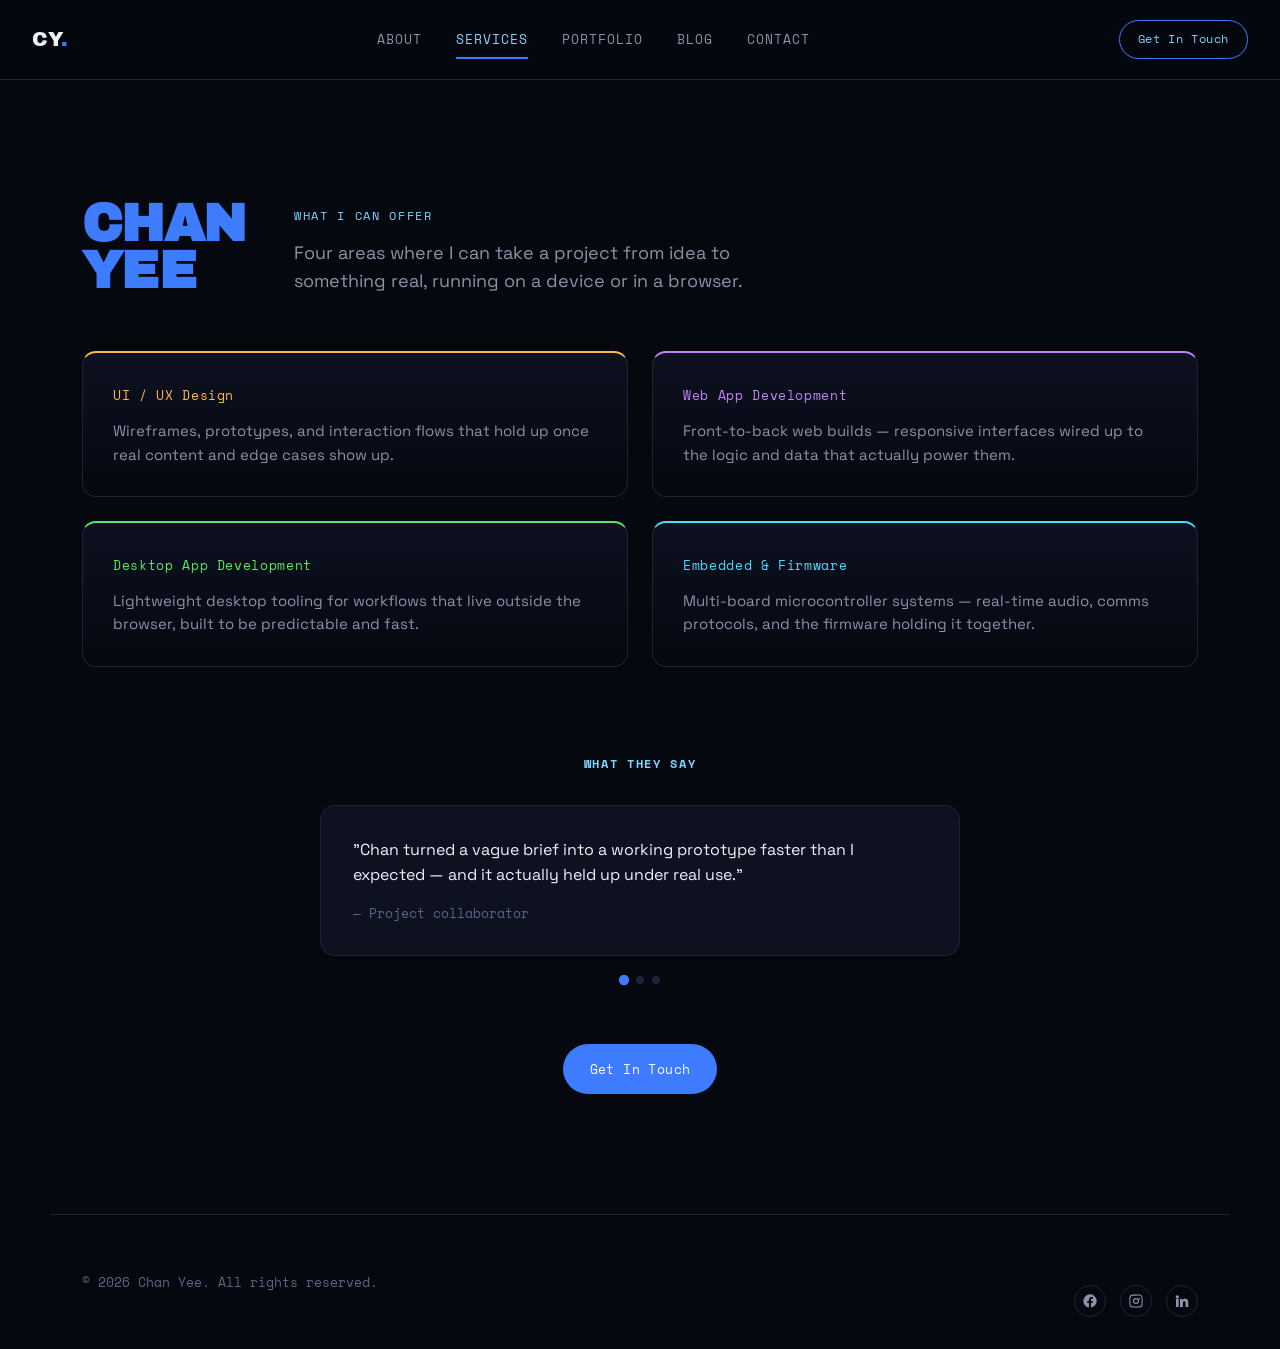
<file: services.html>
<!DOCTYPE html>
<html lang="en">
<head>
<meta charset="UTF-8">
<meta name="viewport" content="width=device-width, initial-scale=1.0">
<title>Chan Yee — Services</title>
<link rel="preconnect" href="https://fonts.googleapis.com">
<link href="https://fonts.googleapis.com/css2?family=Space+Grotesk:wght@400;500;700&family=Archivo+Black&family=Space+Mono:wght@400;700&display=swap" rel="stylesheet">
<link rel="stylesheet" href="style.css">
</head>
<body>

<header class="nav" id="nav">
  <a href="index.html" class="nav-logo">CY<span>.</span></a>
  <nav class="nav-links" id="navLinks">
    <a href="about.html" data-nav="about">About</a>
    <a href="services.html" data-nav="services">Services</a>
    <a href="portfolio.html" data-nav="portfolio">Portfolio</a>
    <a href="blog.html" data-nav="blog">Blog</a>
    <a href="contact.html" data-nav="contact">Contact</a>
  </nav>
  <a href="contact.html" class="nav-cta">Get In Touch</a>
  <button class="nav-toggle" id="navToggle" aria-label="Toggle menu" aria-expanded="false">
    <span></span><span></span><span></span>
  </button>
</header>

<main>
<section class="section services">
  <div class="services-head">
    <h2 class="display display-sm">CHAN<br>YEE</h2>
    <div>
      <p class="section-eyebrow">What I can offer</p>
      <p class="lede">Four areas where I can take a project from idea to something real, running on a device or in a browser.</p>
    </div>
  </div>
  <div class="service-grid">
    <div class="service-card" style="--accent:#ffb84d">
      <span class="service-tag">UI / UX Design</span>
      <p>Wireframes, prototypes, and interaction flows that hold up once real content and edge cases show up.</p>
    </div>
    <div class="service-card" style="--accent:#c084fc">
      <span class="service-tag">Web App Development</span>
      <p>Front-to-back web builds — responsive interfaces wired up to the logic and data that actually power them.</p>
    </div>
    <div class="service-card" style="--accent:#5ce665">
      <span class="service-tag">Desktop App Development</span>
      <p>Lightweight desktop tooling for workflows that live outside the browser, built to be predictable and fast.</p>
    </div>
    <div class="service-card" style="--accent:#4ddbff">
      <span class="service-tag">Embedded &amp; Firmware</span>
      <p>Multi-board microcontroller systems — real-time audio, comms protocols, and the firmware holding it together.</p>
    </div>
  </div>

  <div class="testimonials">
    <h3 class="section-eyebrow center">What they say</h3>
    <div class="carousel" id="testimonialCarousel">
      <div class="carousel-track" id="testimonialTrack">
        <blockquote class="testimonial-card">
          <p>"Chan turned a vague brief into a working prototype faster than I expected — and it actually held up under real use."</p>
          <cite>— Project collaborator</cite>
        </blockquote>
        <blockquote class="testimonial-card">
          <p>"Solid communicator, clean handoffs, and the firmware side of things just worked when we tested it."</p>
          <cite>— Team lead, academic project</cite>
        </blockquote>
        <blockquote class="testimonial-card">
          <p>"Good eye for interface details most developers skip. The end result felt considered, not just functional."</p>
          <cite>— Design partner</cite>
        </blockquote>
      </div>
      <div class="carousel-dots" id="testimonialDots"></div>
    </div>
  </div>

  <div class="about-actions" style="justify-content:center;margin-top:60px;">
    <a href="contact.html" class="btn btn-primary">Get In Touch</a>
  </div>
</section>
</main>

<footer class="footer">
  <p>© <span id="year"></span> Chan Yee. All rights reserved.</p>
  <ul class="social-row">
    <li><a href="#" aria-label="Facebook" class="social-icon sm">
      <svg viewBox="0 0 24 24"><path d="M22 12a10 10 0 1 0-11.6 9.9v-7H7.9V12h2.5V9.8c0-2.5 1.5-3.9 3.8-3.9 1.1 0 2.2.2 2.2.2v2.4h-1.3c-1.2 0-1.6.8-1.6 1.6V12h2.8l-.4 2.9h-2.4v7A10 10 0 0 0 22 12z"/></svg>
    </a></li>
    <li><a href="#" aria-label="Instagram" class="social-icon sm">
      <svg viewBox="0 0 24 24"><path d="M12 2.2c3.2 0 3.6 0 4.9.07 3.3.15 4.8 1.7 5 5C21.98 8.5 22 8.9 22 12s0 3.5-.07 4.8c-.15 3.3-1.7 4.8-5 5-1.3.06-1.7.07-4.9.07s-3.6 0-4.9-.07c-3.3-.15-4.8-1.7-5-5C2.02 15.5 2 15.1 2 12s0-3.5.07-4.8c.15-3.3 1.7-4.85 5-5C8.4 2.2 8.8 2.2 12 2.2zm0 1.8c-3.13 0-3.5 0-4.75.07-2.4.1-3.5 1.22-3.6 3.6C3.6 8.7 3.6 9.05 3.6 12s0 3.3.06 4.55c.1 2.4 1.2 3.5 3.6 3.6 1.25.06 1.6.07 4.75.07s3.5 0 4.75-.07c2.4-.1 3.5-1.22 3.6-3.6.06-1.25.07-1.6.07-4.55s0-3.3-.07-4.55c-.1-2.4-1.2-3.5-3.6-3.6C15.5 4 15.13 4 12 4zm0 3.4a4.6 4.6 0 1 1 0 9.2 4.6 4.6 0 0 1 0-9.2zm0 1.8a2.8 2.8 0 1 0 0 5.6 2.8 2.8 0 0 0 0-5.6zm4.9-2a1.08 1.08 0 1 1 0 2.15 1.08 1.08 0 0 1 0-2.15z"/></svg>
    </a></li>
    <li><a href="#" aria-label="LinkedIn" class="social-icon sm">
      <svg viewBox="0 0 24 24"><path d="M4.98 3.5a2.5 2.5 0 1 1 0 5 2.5 2.5 0 0 1 0-5zM3 9h4v12H3zM9 9h3.8v1.7h.05c.53-1 1.83-2.05 3.77-2.05 4 0 4.75 2.63 4.75 6.05V21h-4v-5.6c0-1.34-.02-3.06-1.87-3.06-1.87 0-2.15 1.46-2.15 2.96V21H9z"/></svg>
    </a></li>
  </ul>
</footer>

<script src="script.js"></script>
</body>
</html>
</file>
<file: style.css>
/* ============ TOKENS ============ */
:root{
  --bg: #060810;
  --bg-alt: #0b0e18;
  --panel: #0d1120;
  --line: #1c2436;
  --blue: #3d7bff;
  --blue-soft: #7fd4ff;
  --text: #eef1f8;
  --text-dim: #8b93a8;
  --text-mute: #5b6685;
  --radius: 14px;
  --maxw: 1180px;
  --font-display: "Archivo Black", "Space Grotesk", sans-serif;
  --font-body: "Space Grotesk", sans-serif;
  --font-mono: "Space Mono", monospace;
}

*{box-sizing:border-box;}
html{scroll-behavior:smooth;}
body{
  margin:0;
  background:var(--bg);
  color:var(--text);
  font-family:var(--font-body);
  line-height:1.55;
  -webkit-font-smoothing:antialiased;
}
h1,h2,h3,h4{margin:0;}
p{margin:0;}
a{color:inherit;text-decoration:none;}
ul{list-style:none;margin:0;padding:0;}
img{max-width:100%;display:block;}
:focus-visible{outline:2px solid var(--blue-soft);outline-offset:3px;}

@media (prefers-reduced-motion: reduce){
  *{animation-duration:0.01ms !important; animation-iteration-count:1 !important; transition-duration:0.01ms !important; scroll-behavior:auto !important;}
}

.section{
  max-width:var(--maxw);
  margin:0 auto;
  padding:120px 32px;
}
.section-eyebrow{
  font-family:var(--font-mono);
  font-size:12px;
  letter-spacing:.14em;
  text-transform:uppercase;
  color:var(--blue-soft);
  margin-bottom:14px;
}
.section-eyebrow.center{text-align:center;margin-bottom:32px;}
.section-title{
  font-family:var(--font-display);
  font-size:clamp(28px,4vw,44px);
  line-height:1.1;
  margin-bottom:40px;
  max-width:640px;
}
.lede{font-size:18px;color:var(--text-dim);max-width:520px;}
.body-text{color:var(--text-dim);margin-top:18px;max-width:520px;}

.display{
  font-family:var(--font-display);
  color:var(--blue);
  font-size:clamp(48px,9vw,120px);
  line-height:.92;
  letter-spacing:-.01em;
  text-transform:uppercase;
}
.display-sm{font-size:clamp(32px,4.5vw,52px);}

/* ============ BUTTONS ============ */
.btn{
  display:inline-flex;
  align-items:center;
  justify-content:center;
  gap:8px;
  padding:14px 26px;
  border-radius:999px;
  font-family:var(--font-mono);
  font-size:13px;
  letter-spacing:.03em;
  border:1px solid transparent;
  cursor:pointer;
  transition:transform .18s ease, background .18s ease, border-color .18s ease, color .18s ease;
}
.btn:hover{transform:translateY(-2px);}
.btn-primary{background:var(--blue);color:#fff;}
.btn-primary:hover{background:#5c8eff;}
.btn-ghost{border-color:var(--line);color:var(--text);}
.btn-ghost:hover{border-color:var(--blue);}
.btn-outline{border-color:var(--blue);color:var(--blue-soft);}
.btn-outline:hover{background:var(--blue);color:#fff;}
.btn-sm{padding:9px 18px;font-size:12px;}
.btn-block{width:100%;}

/* ============ NAV ============ */
.nav{
  position:sticky;top:0;z-index:50;
  display:flex;align-items:center;justify-content:space-between;
  padding:20px 32px;
  background:rgba(6,8,16,.82);
  backdrop-filter:blur(10px);
  border-bottom:1px solid var(--line);
}
.nav-logo{
  font-family:var(--font-display);
  font-size:20px;color:var(--text);
}
.nav-logo span{color:var(--blue);}
.nav-links{display:flex;gap:34px;}
.nav-links a{
  font-family:var(--font-mono);
  font-size:12.5px;
  letter-spacing:.08em;
  text-transform:uppercase;
  color:var(--text-dim);
  position:relative;
  padding:4px 0;
  transition:color .18s ease;
}
.nav-links a:hover{color:var(--text);}
.nav-links a.active{color:var(--blue-soft);}
.nav-links a.active::after{
  content:"";position:absolute;left:0;right:0;bottom:-6px;height:2px;background:var(--blue);
}
.nav-cta{
  font-family:var(--font-mono);font-size:12px;letter-spacing:.05em;
  border:1px solid var(--blue);color:var(--blue-soft);
  padding:9px 18px;border-radius:999px;
  transition:background .18s ease,color .18s ease;
}
.nav-cta:hover{background:var(--blue);color:#fff;}
.nav-toggle{
  display:none;flex-direction:column;justify-content:center;gap:5px;
  width:38px;height:38px;background:none;border:1px solid var(--line);border-radius:8px;cursor:pointer;
}
.nav-toggle span{display:block;height:2px;background:var(--text);margin:0 8px;border-radius:2px;transition:transform .2s ease, opacity .2s ease;}
.nav-toggle.open span:nth-child(1){transform:translateY(7px) rotate(45deg);}
.nav-toggle.open span:nth-child(2){opacity:0;}
.nav-toggle.open span:nth-child(3){transform:translateY(-7px) rotate(-45deg);}

/* ============ HERO ============ */
.hero{
  min-height:88vh;
  display:flex;flex-direction:column;justify-content:center;
  padding-top:60px;padding-bottom:60px;
  position:relative;
}
.hero-inner{
  display:grid;grid-template-columns:1.1fr .9fr;gap:40px;align-items:center;
}
.eyebrow{
  font-family:var(--font-mono);color:var(--blue-soft);font-size:13px;
  letter-spacing:.1em;margin-bottom:18px;
}
.hero-sub{
  color:var(--text-dim);font-size:17px;max-width:440px;margin-top:22px;
}
.hero-actions{display:flex;gap:16px;margin-top:34px;flex-wrap:wrap;}
.social-row{display:flex;gap:14px;margin-top:38px;}
.social-icon{
  width:38px;height:38px;border-radius:50%;
  display:flex;align-items:center;justify-content:center;
  border:1px solid var(--line);color:var(--text-dim);
  transition:border-color .18s ease, color .18s ease, transform .18s ease;
}
.social-icon svg{width:16px;height:16px;fill:currentColor;}
.social-icon:hover{border-color:var(--blue);color:var(--blue-soft);transform:translateY(-2px);}
.social-icon.sm{width:32px;height:32px;}

.hero-art{display:flex;align-items:center;justify-content:center;}
.signature-svg{width:100%;max-width:460px;}
.ring-1{animation:spin 40s linear infinite;transform-origin:260px 260px;}
.ring-2{animation:spin 60s linear infinite reverse;transform-origin:260px 260px;}
.orbit{transform-origin:260px 260px;}
.orbit-a{animation:spin 18s linear infinite;}
.orbit-b{animation:spin 26s linear infinite reverse;}
.orbit-c{animation:spin 22s linear infinite;}
.pulse-dot{animation:pulse 2.4s ease-in-out infinite;}
@keyframes spin{to{transform:rotate(360deg);}}
@keyframes pulse{0%,100%{opacity:1;}50%{opacity:.35;}}

.scroll-cue{
  position:absolute;bottom:24px;left:50%;transform:translateX(-50%);
  color:var(--text-mute);font-size:20px;
  animation:bob 2.2s ease-in-out infinite;
}
@keyframes bob{0%,100%{transform:translate(-50%,0);}50%{transform:translate(-50%,8px);}}

/* ============ ABOUT ============ */
.about-grid{display:grid;grid-template-columns:1.1fr .9fr;gap:64px;margin-top:20px;}
.about-actions{display:flex;gap:16px;margin-top:34px;}
.about-side{display:flex;flex-direction:column;gap:36px;}
.side-block h3{
  font-family:var(--font-mono);font-size:13px;text-transform:uppercase;letter-spacing:.1em;
  color:var(--blue-soft);margin-bottom:16px;
}
.rail-list{border-left:1px solid var(--line);padding-left:18px;display:flex;flex-direction:column;gap:14px;}
.rail-list li{font-size:15px;}
.rail-list li span{display:block;color:var(--text-mute);font-size:13px;margin-top:2px;}
.chip-list{display:flex;flex-wrap:wrap;gap:10px;}
.chip-list li{
  border:1px solid var(--line);border-radius:999px;padding:7px 16px;
  font-family:var(--font-mono);font-size:12.5px;color:var(--text-dim);
}

/* ============ SERVICES ============ */
.services-head{display:grid;grid-template-columns:auto 1fr;gap:48px;align-items:end;margin-bottom:56px;}
.service-grid{display:grid;grid-template-columns:repeat(2,1fr);gap:24px;}
.service-card{
  border:1px solid var(--line);border-radius:var(--radius);
  padding:30px;background:linear-gradient(180deg, var(--panel), var(--bg));
  border-top:2px solid var(--accent);
  transition:transform .2s ease, border-color .2s ease;
}
.service-card:hover{transform:translateY(-4px);}
.service-tag{
  display:inline-block;font-family:var(--font-mono);font-size:13px;
  letter-spacing:.05em;color:var(--accent);margin-bottom:14px;
}
.service-card p{color:var(--text-dim);font-size:15px;}

.testimonials{margin-top:88px;}
.carousel{max-width:640px;margin:0 auto;}
.carousel-track{
  display:flex;overflow:hidden;border-radius:var(--radius);
}
.testimonial-card{
  min-width:100%;margin:0;padding:32px;background:var(--panel);
  border:1px solid var(--line);border-radius:var(--radius);
  transition:transform .45s ease;
}
.testimonial-card p{font-size:16px;color:var(--text);}
.testimonial-card cite{display:block;margin-top:16px;font-family:var(--font-mono);font-size:12.5px;color:var(--text-mute);font-style:normal;}
.carousel-dots{display:flex;justify-content:center;gap:8px;margin-top:20px;}
.carousel-dots button{
  width:8px;height:8px;border-radius:50%;border:none;background:var(--line);cursor:pointer;padding:0;
  transition:background .2s ease, transform .2s ease;
}
.carousel-dots button.active{background:var(--blue);transform:scale(1.3);}

/* ============ PORTFOLIO ============ */
.portfolio-grid{display:grid;grid-template-columns:repeat(3,1fr);gap:26px;}
.project-card{
  border:1px solid var(--line);border-radius:var(--radius);overflow:hidden;
  background:var(--panel);
  transition:transform .2s ease, border-color .2s ease;
}
.project-card:hover{transform:translateY(-4px);border-color:var(--blue);}
.project-thumb{aspect-ratio:4/3;background:#0f1526;}
.thumb-1{background:linear-gradient(135deg,#13234a,#3d7bff33);}
.thumb-2{background:linear-gradient(135deg,#241340,#c084fc33);}
.thumb-3{background:linear-gradient(135deg,#0f2e22,#5ce66533);}
.project-card h3{font-size:18px;padding:20px 20px 0;}
.project-card p{color:var(--text-dim);font-size:14px;padding:10px 20px 0;}
.project-card .btn{margin:18px 20px 22px;}

/* ============ BLOG ============ */
.blog-grid{display:grid;grid-template-columns:repeat(2,1fr);gap:24px;}
.blog-card{
  border:1px solid var(--line);border-radius:var(--radius);padding:28px;
  background:var(--panel);
}
.blog-date{font-family:var(--font-mono);font-size:12px;color:var(--blue-soft);text-transform:uppercase;letter-spacing:.08em;}
.blog-card h3{margin-top:12px;font-size:19px;}
.blog-card p{color:var(--text-dim);margin-top:10px;font-size:14.5px;}

/* ============ CONTACT ============ */
.contact-lede{margin-bottom:56px;}
.contact-grid{display:grid;grid-template-columns:1.1fr .9fr;gap:64px;}
.process-list{display:flex;flex-direction:column;gap:22px;}
.process-list li{display:flex;gap:16px;}
.step-num{
  flex:none;width:30px;height:30px;border-radius:50%;
  background:var(--blue);color:#fff;font-family:var(--font-mono);font-size:13px;
  display:flex;align-items:center;justify-content:center;margin-top:2px;
}
.process-list h4{font-size:15.5px;color:var(--blue-soft);}
.process-list p{color:var(--text-dim);font-size:14px;margin-top:4px;}

.contact-side{display:flex;flex-direction:column;gap:40px;}
.contact-form{
  border:1px solid var(--line);border-radius:var(--radius);
  padding:30px;background:var(--panel);
}
.contact-form h3{
  font-family:var(--font-mono);text-transform:uppercase;letter-spacing:.08em;
  font-size:14px;margin-bottom:22px;color:var(--blue-soft);
}
.field{position:relative;margin-bottom:20px;}
.field input,.field textarea{
  width:100%;background:var(--bg);border:1px solid var(--line);border-radius:8px;
  color:var(--text);padding:16px 14px 8px;font-family:var(--font-body);font-size:14px;
  resize:vertical;transition:border-color .18s ease;
}
.field input:focus,.field textarea:focus{border-color:var(--blue);}
.field label{
  position:absolute;left:14px;top:14px;color:var(--text-mute);font-size:14px;
  pointer-events:none;transition:transform .15s ease, font-size .15s ease, color .15s ease, top .15s ease;
}
.field input:focus + label,.field input:not(:placeholder-shown) + label,
.field textarea:focus + label,.field textarea:not(:placeholder-shown) + label{
  top:6px;font-size:11px;color:var(--blue-soft);
}
.field-error{display:block;min-height:16px;font-size:12px;color:#ff6b6b;margin-top:4px;font-family:var(--font-mono);}
.form-status{margin-top:14px;font-size:13px;color:var(--blue-soft);min-height:18px;}

.contact-info{display:flex;flex-direction:column;gap:18px;}
.contact-info h4{
  font-family:var(--font-mono);font-size:12px;text-transform:uppercase;letter-spacing:.08em;
  color:var(--text-mute);margin-bottom:4px;
}
.contact-info p{font-size:14.5px;}

/* ============ FOOTER ============ */
.footer{
  max-width:var(--maxw);margin:0 auto;padding:32px;
  display:flex;align-items:center;justify-content:space-between;
  border-top:1px solid var(--line);
  font-family:var(--font-mono);font-size:12.5px;color:var(--text-mute);
}

/* ============ REVEAL ============ */
.reveal{opacity:0;transform:translateY(24px);transition:opacity .6s ease, transform .6s ease;}
.reveal.in{opacity:1;transform:translateY(0);}

/* ============ RESPONSIVE ============ */
@media (max-width:920px){
  .hero-inner{grid-template-columns:1fr;text-align:left;}
  .hero-art{order:-1;max-width:320px;margin:0 auto 20px;}
  .about-grid,.contact-grid{grid-template-columns:1fr;}
  .services-head{grid-template-columns:1fr;gap:20px;}
  .service-grid{grid-template-columns:1fr;}
  .portfolio-grid{grid-template-columns:1fr;}
  .blog-grid{grid-template-columns:1fr;}
  .nav-links,.nav-cta{display:none;}
  .nav-toggle{display:flex;}
  .nav-links.open{
    display:flex;flex-direction:column;position:absolute;top:100%;left:0;right:0;
    background:var(--bg-alt);border-bottom:1px solid var(--line);padding:20px 32px;gap:18px;
  }
}
@media (max-width:600px){
  .section{padding:80px 20px;}
  .nav{padding:16px 20px;}
}
</file>
